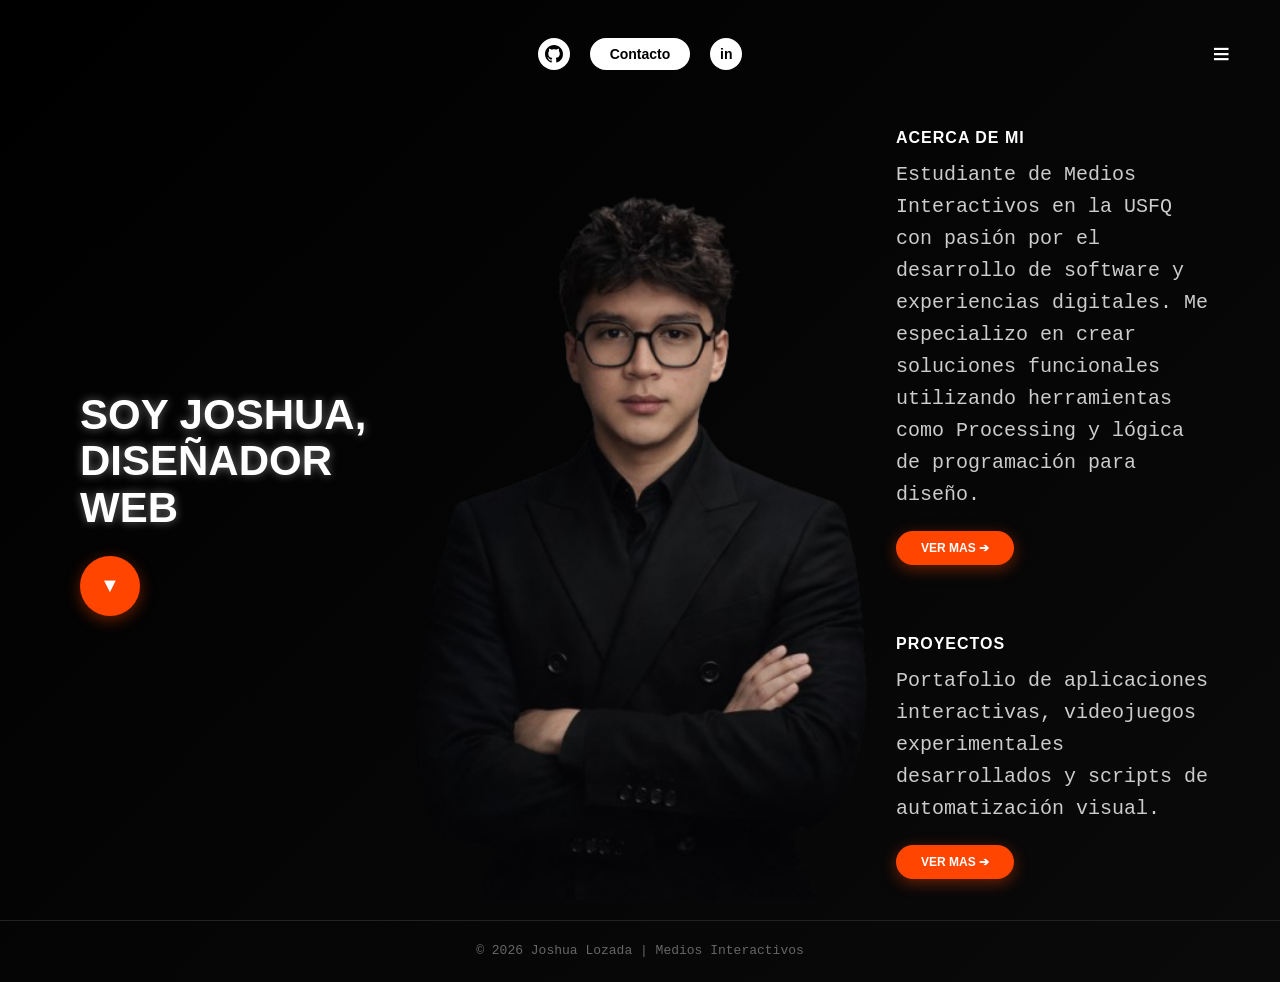
<file: index.html>
<!DOCTYPE html>
<html lang="es">
<head>
    <meta charset="UTF-8">
    <title>Joshua Portafolio</title>
    <link rel="stylesheet" href="estilos/web.css">
</head>
<body>

    <nav class="barra">
        <div class="redes">
            <a href="https://github.com/Scorpwik" target="_blank" rel="noopener" class="circulo-red" title="GitHub">
                <svg width="18" height="18" viewBox="0 0 24 24" fill="currentColor">
                    <path d="M12 0C5.37 0 0 5.37 0 12c0 5.31 3.435 9.795 8.205 11.385.6.105.825-.255.825-.57 0-.285-.015-1.23-.015-2.235-3.015.555-3.795-.735-4.035-1.41-.135-.345-.72-1.41-1.23-1.695-.42-.225-1.02-.78-.015-.795.945-.015 1.62.87 1.845 1.23 1.08 1.815 2.805 1.305 3.495.99.105-.78.42-1.305.765-1.605-2.67-.3-5.46-1.335-5.46-5.925 0-1.305.465-2.385 1.23-3.225-.12-.3-.54-1.53.12-3.18 0 0 1.005-.315 3.3 1.23.96-.27 1.98-.405 3-.405s2.04.135 3 .405c2.295-1.56 3.3-1.23 3.3-1.23.66 1.65.24 2.88.12 3.18.765.84 1.23 1.905 1.23 3.225 0 4.605-2.805 5.625-5.475 5.925.435.375.81 1.095.81 2.22 0 1.605-.015 2.895-.015 3.3 0 .315.225.69.825.57A12.02 12.02 0 0024 12c0-6.63-5.37-12-12-12z"/>
                </svg>
            </a>
            <a href="paginas/contacto.html" class="pildora">Contacto</a>
            <a href="https://www.linkedin.com/in/joshua-lozada-95817a232" target="_blank" rel="noopener" class="circulo-red" title="LinkedIn">in</a>
        </div>
        <div class="menu-hamburguesa">≡</div>
    </nav>

    <main class="contenedor-principal">
        <section class="bloque-izq">
            <h1>SOY JOSHUA,<br>DISEÑADOR WEB</h1>
            <a href="paginas/projects.html" class="flecha">▼</a>
        </section>

        <section class="bloque-foto">
            <img src="assets/yo.png" alt="Joshua" class="foto">
        </section>

        <section class="bloque-der">
            <div class="info">
                <h3>ACERCA DE MI</h3>
                <p>Estudiante de Medios Interactivos en la USFQ con pasión por el desarrollo de software y experiencias digitales. Me especializo en crear soluciones funcionales utilizando herramientas como Processing y lógica de programación para diseño.</p>
                <a href="paginas/about_me.html" class="btn">VER MAS ➔</a>
            </div>

            <div class="info">
                <h3>PROYECTOS</h3>
                <p>Portafolio de aplicaciones interactivas, videojuegos experimentales desarrollados y scripts de automatización visual.</p>
                <a href="paginas/projects.html" class="btn">VER MAS ➔</a>
            </div>
        </section>
    </main>

    <footer style="text-align: center; padding: 20px; margin-top: 20px; border-top: 1px solid #222;">
        <p class="texto-consola" style="font-size: 13px; color: #666;">© 2026 Joshua Lozada | Medios Interactivos</p>
    </footer>

    <div class="menu-overlay" id="menuOverlay">
        <div class="cerrar-menu" id="cerrarMenu">X</div>
        <nav class="menu-links">
            <a href="index.html">HOME</a>
            <a href="paginas/projects.html">PROYECTOS</a>
            <a href="paginas/about_me.html">ACERCA DE MÍ</a>
            <a href="paginas/contacto.html">CONTÁCTAME</a>
        </nav>
    </div>

    <script>
        const btnMenu = document.querySelector('.menu-hamburguesa') || document.querySelector('.menu');
        const overlay = document.getElementById('menuOverlay');
        const btnCerrar = document.getElementById('cerrarMenu');

        if (btnMenu && overlay && btnCerrar) {
            btnMenu.addEventListener('click', () => { overlay.classList.add('activo'); });
            btnCerrar.addEventListener('click', () => { overlay.classList.remove('activo'); });
        }
    </script>
</body>
</html>
</file>
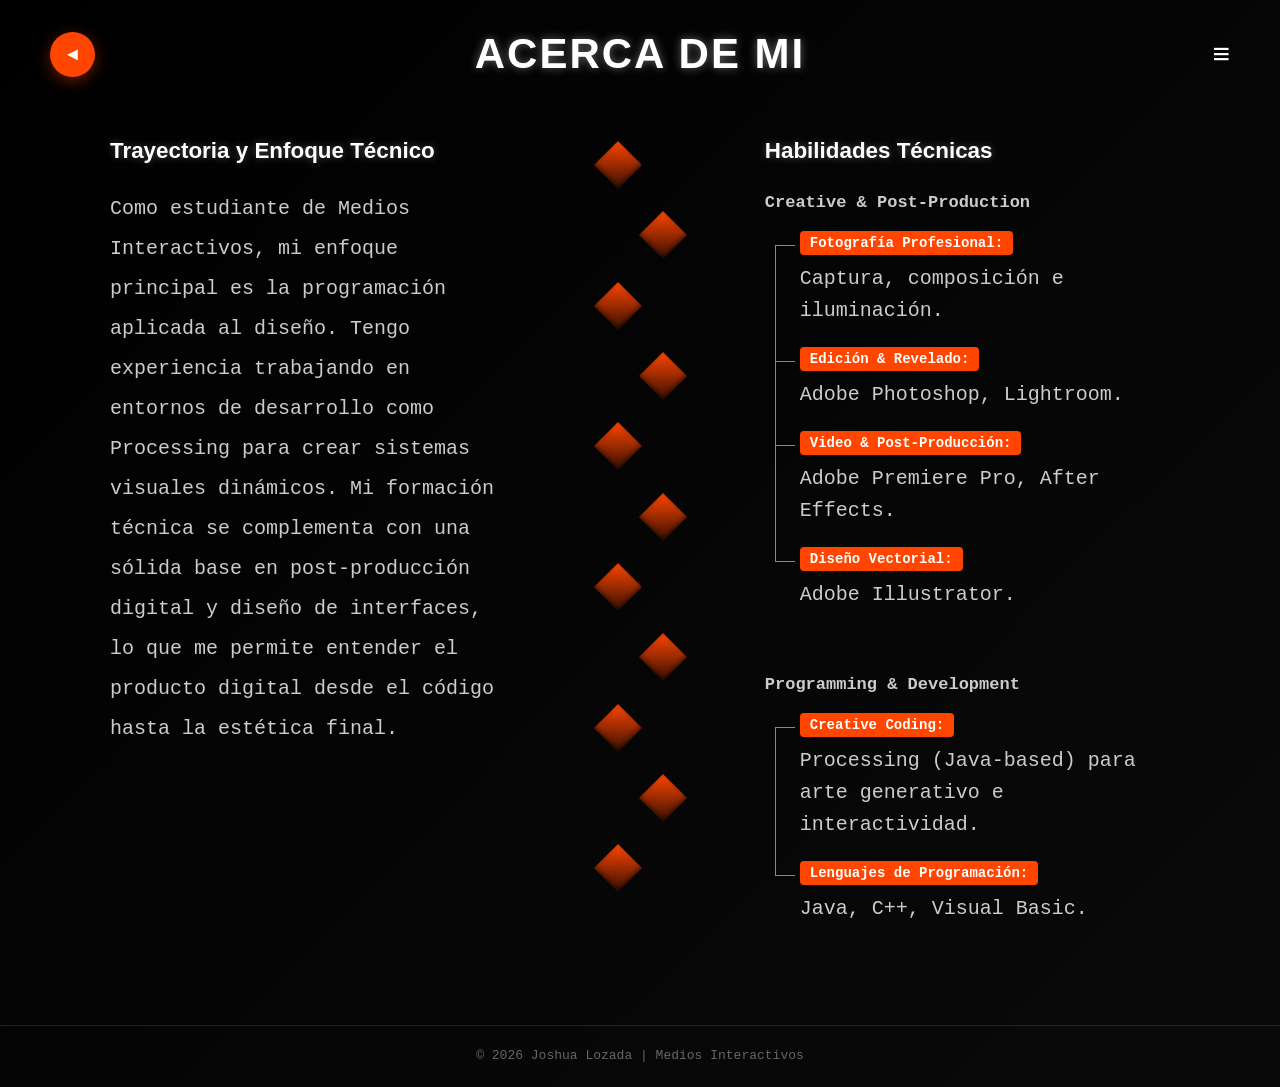
<file: paginas/about_me.html>
<!DOCTYPE html>
<html lang="es">
<head>
    <meta charset="UTF-8">
    <title>Acerca de Mí | Joshua</title>
    <link rel="stylesheet" href="../estilos/web.css">
</head>
<body class="pagina-acerca">

    <header class="header-acerca">
        <a href="../index.html" class="btn-regresar">◄</a>
        <h1>ACERCA DE MI</h1>
        <div class="menu-hamburguesa">≡</div>
    </header>

    <main class="contenedor-acerca">
        
        <div class="col-izq">
            <h2>Trayectoria y Enfoque Técnico</h2>
            <p class="texto-consola">
                Como estudiante de Medios Interactivos, mi enfoque principal es la programación aplicada al diseño. 
                Tengo experiencia trabajando en entornos de desarrollo como Processing para crear sistemas visuales dinámicos. 
                Mi formación técnica se complementa con una sólida base en post-producción digital y diseño de interfaces, 
                lo que me permite entender el producto digital desde el código hasta la estética final.
            </p>        
        </div>

        <div class="col-centro">
            <div class="rombo izq"></div>
            <div class="rombo der"></div>
            <div class="rombo izq"></div>
            <div class="rombo der"></div>
            <div class="rombo izq"></div>
            <div class="rombo der"></div>
            <div class="rombo izq"></div>
            <div class="rombo der"></div>
            <div class="rombo izq"></div>
            <div class="rombo der"></div>
            <div class="rombo izq"></div>
        </div>

        <div class="col-der">
            <h2>Habilidades Técnicas</h2>

            <div class="grupo-habilidades">
                <h3 class="texto-consola titulo-cat">Creative & Post-Production</h3>
                <div class="arbol">
                    <div class="rama">
                        <span class="etiqueta">Fotografía Profesional:</span>
                        <p class="texto-consola desc">Captura, composición e iluminación.</p>
                    </div>
                    <div class="rama">
                        <span class="etiqueta">Edición & Revelado:</span>
                        <p class="texto-consola desc">Adobe Photoshop, Lightroom.</p>
                    </div>
                    <div class="rama">
                        <span class="etiqueta">Video & Post-Producción:</span>
                        <p class="texto-consola desc">Adobe Premiere Pro, After Effects.</p>
                    </div>
                    <div class="rama">
                        <span class="etiqueta">Diseño Vectorial:</span>
                        <p class="texto-consola desc">Adobe Illustrator.</p>
                    </div>
                </div>
            </div>

            <div class="grupo-habilidades">
                <h3 class="texto-consola titulo-cat">Programming & Development</h3>
                <div class="arbol">
                    <div class="rama">
                        <span class="etiqueta">Creative Coding:</span>
                        <p class="texto-consola desc">Processing (Java-based) para arte generativo e interactividad.</p>
                    </div>
                    <div class="rama">
                        <span class="etiqueta">Lenguajes de Programación:</span>
                        <p class="texto-consola desc">Java, C++, Visual Basic.</p>
                    </div>
                </div>
            </div>
        </div>

    </main>
    <footer style="text-align: center; padding: 20px; margin-top: 40px; border-top: 1px solid #222;">
        <p class="texto-consola" style="font-size: 13px; color: #666;">© 2026 Joshua Lozada | Medios Interactivos</p>
    </footer>
    <div class="menu-overlay" id="menuOverlay">
        <div class="cerrar-menu" id="cerrarMenu">X</div>
        <nav class="menu-links">
            <a href="../index.html">HOME</a>
            <a href="projects.html">PROYECTOS</a>
            <a href="about_me.html">ACERCA DE MÍ</a>
            <a href="contacto.html">CONTÁCTAME</a>
        </nav>
    </div>

    <script>
        const btnMenu = document.querySelector('.menu-hamburguesa') || document.querySelector('.menu');
        const overlay = document.getElementById('menuOverlay');
        const btnCerrar = document.getElementById('cerrarMenu');

        if (btnMenu && overlay && btnCerrar) {
            btnMenu.addEventListener('click', () => { overlay.classList.add('activo'); });
            btnCerrar.addEventListener('click', () => { overlay.classList.remove('activo'); });
        }
    </script>
</body>
</html>
</file>
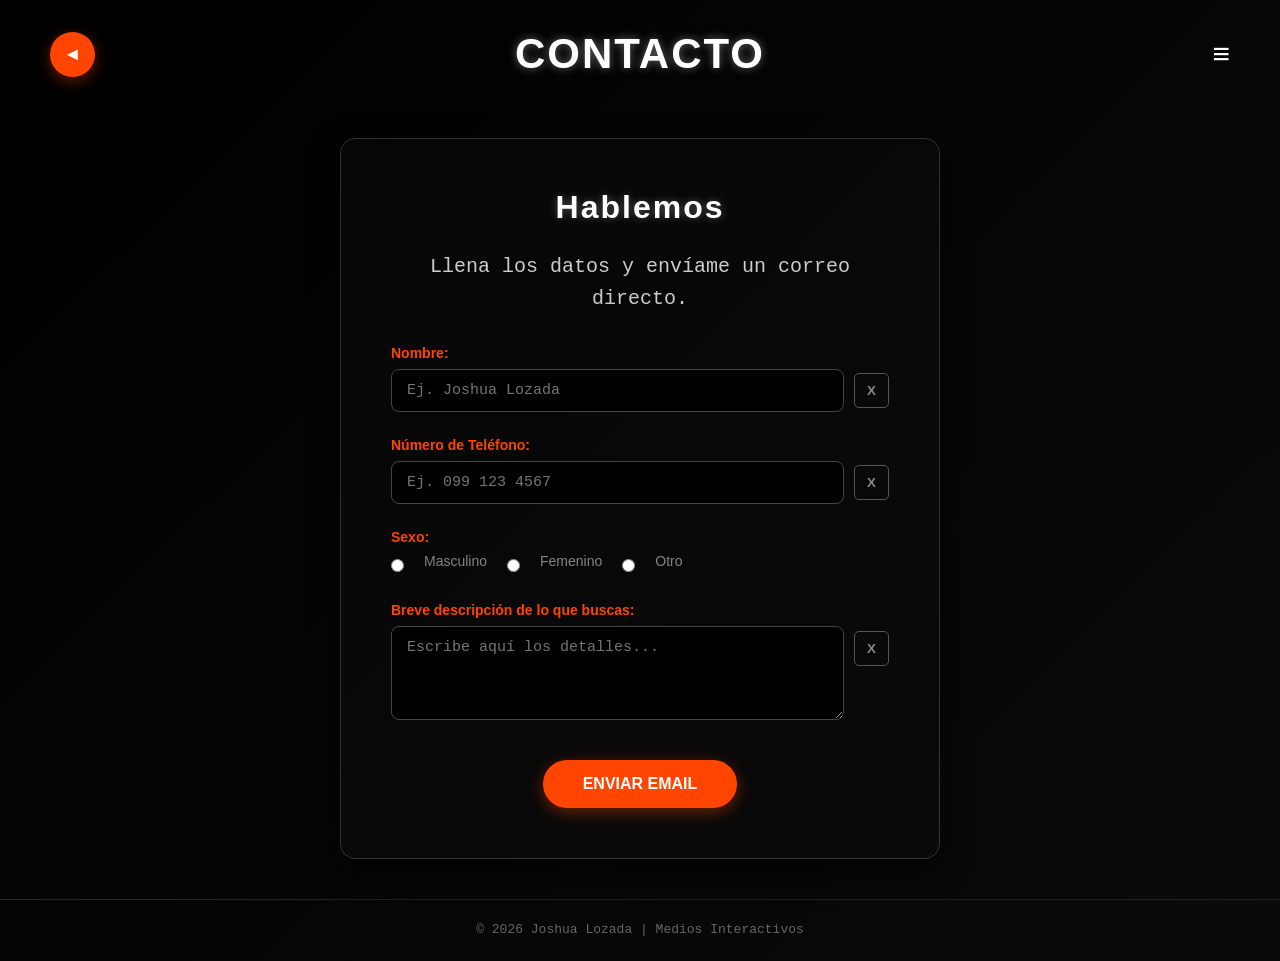
<file: paginas/contacto.html>
<!DOCTYPE html>
<html lang="es">
<head>
    <meta charset="UTF-8">
    <title>Contacto | Joshua</title>
    <link rel="stylesheet" href="../estilos/web.css">
</head>
<body class="pagina-contacto">

    <header class="header-acerca">
        <a href="../index.html" class="btn-regresar">◄</a>
        <h1>CONTACTO</h1>
        <div class="menu-hamburguesa">≡</div>
    </header>

    <main class="contenedor-contacto">
        
        <div class="caja-formulario">
            <h2>Hablemos</h2>
            <p class="texto-consola" style="text-align: center; margin-bottom: 30px;">
                Llena los datos y envíame un correo directo.
            </p>

            <form action="mailto:joshua-lozada@hotmail.com" method="post" enctype="text/plain">
                
                <div class="grupo-form">
                    <label for="nombre">Nombre:</label>
                    <div class="input-con-boton">
                        <input type="text" id="nombre" name="Nombre" placeholder="Ej. Joshua Lozada">
                        <button type="button" class="btn-borrar" onclick="document.getElementById('nombre').value=''">X</button>
                    </div>
                </div>

                <div class="grupo-form">
                    <label for="telefono">Número de Teléfono:</label>
                    <div class="input-con-boton">
                        <input type="tel" id="telefono" name="Telefono" placeholder="Ej. 099 123 4567">
                        <button type="button" class="btn-borrar" onclick="document.getElementById('telefono').value=''">X</button>
                    </div>
                </div>

                <div class="grupo-form">
                    <label>Sexo:</label>
                    <div class="grupo-radios">
                        <input type="radio" name="Sexo" id="masculino" value="Masculino">
                        <label for="masculino" class="label-radio">Masculino</label>
                        
                        <input type="radio" name="Sexo" id="femenino" value="Femenino">
                        <label for="femenino" class="label-radio">Femenino</label>

                        <input type="radio" name="Sexo" id="otro" value="Otro">
                        <label for="otro" class="label-radio">Otro</label>
                    </div>
                </div>

                <div class="grupo-form">
                    <label for="descripcion">Breve descripción de lo que buscas:</label>
                    <div class="input-con-boton">
                        <textarea id="descripcion" name="Descripcion" rows="4" placeholder="Escribe aquí los detalles..."></textarea>
                        <button type="button" class="btn-borrar btn-borrar-txt" onclick="document.getElementById('descripcion').value=''">X</button>
                    </div>
                </div>

                <div style="text-align: center; margin-top: 40px;">
                    <input type="submit" value="ENVIAR EMAIL" class="btn btn-enviar">
                </div>
                
            </form>
        </div>

    </main>
    <footer style="text-align: center; padding: 20px; margin-top: 40px; border-top: 1px solid #222;">
        <p class="texto-consola" style="font-size: 13px; color: #666;">© 2026 Joshua Lozada | Medios Interactivos</p>
    </footer>
    <div class="menu-overlay" id="menuOverlay">
        <div class="cerrar-menu" id="cerrarMenu">X</div>
        <nav class="menu-links">
            <a href="../index.html">HOME</a>
            <a href="projects.html">PROYECTOS</a>
            <a href="about_me.html">ACERCA DE MÍ</a>
            <a href="contacto.html">CONTÁCTAME</a>
        </nav>
    </div>

    <script>
        const btnMenu = document.querySelector('.menu-hamburguesa') || document.querySelector('.menu');
        const overlay = document.getElementById('menuOverlay');
        const btnCerrar = document.getElementById('cerrarMenu');

        if (btnMenu && overlay && btnCerrar) {
            btnMenu.addEventListener('click', () => { overlay.classList.add('activo'); });
            btnCerrar.addEventListener('click', () => { overlay.classList.remove('activo'); });
        }
    </script>
</body>
</html>
</file>
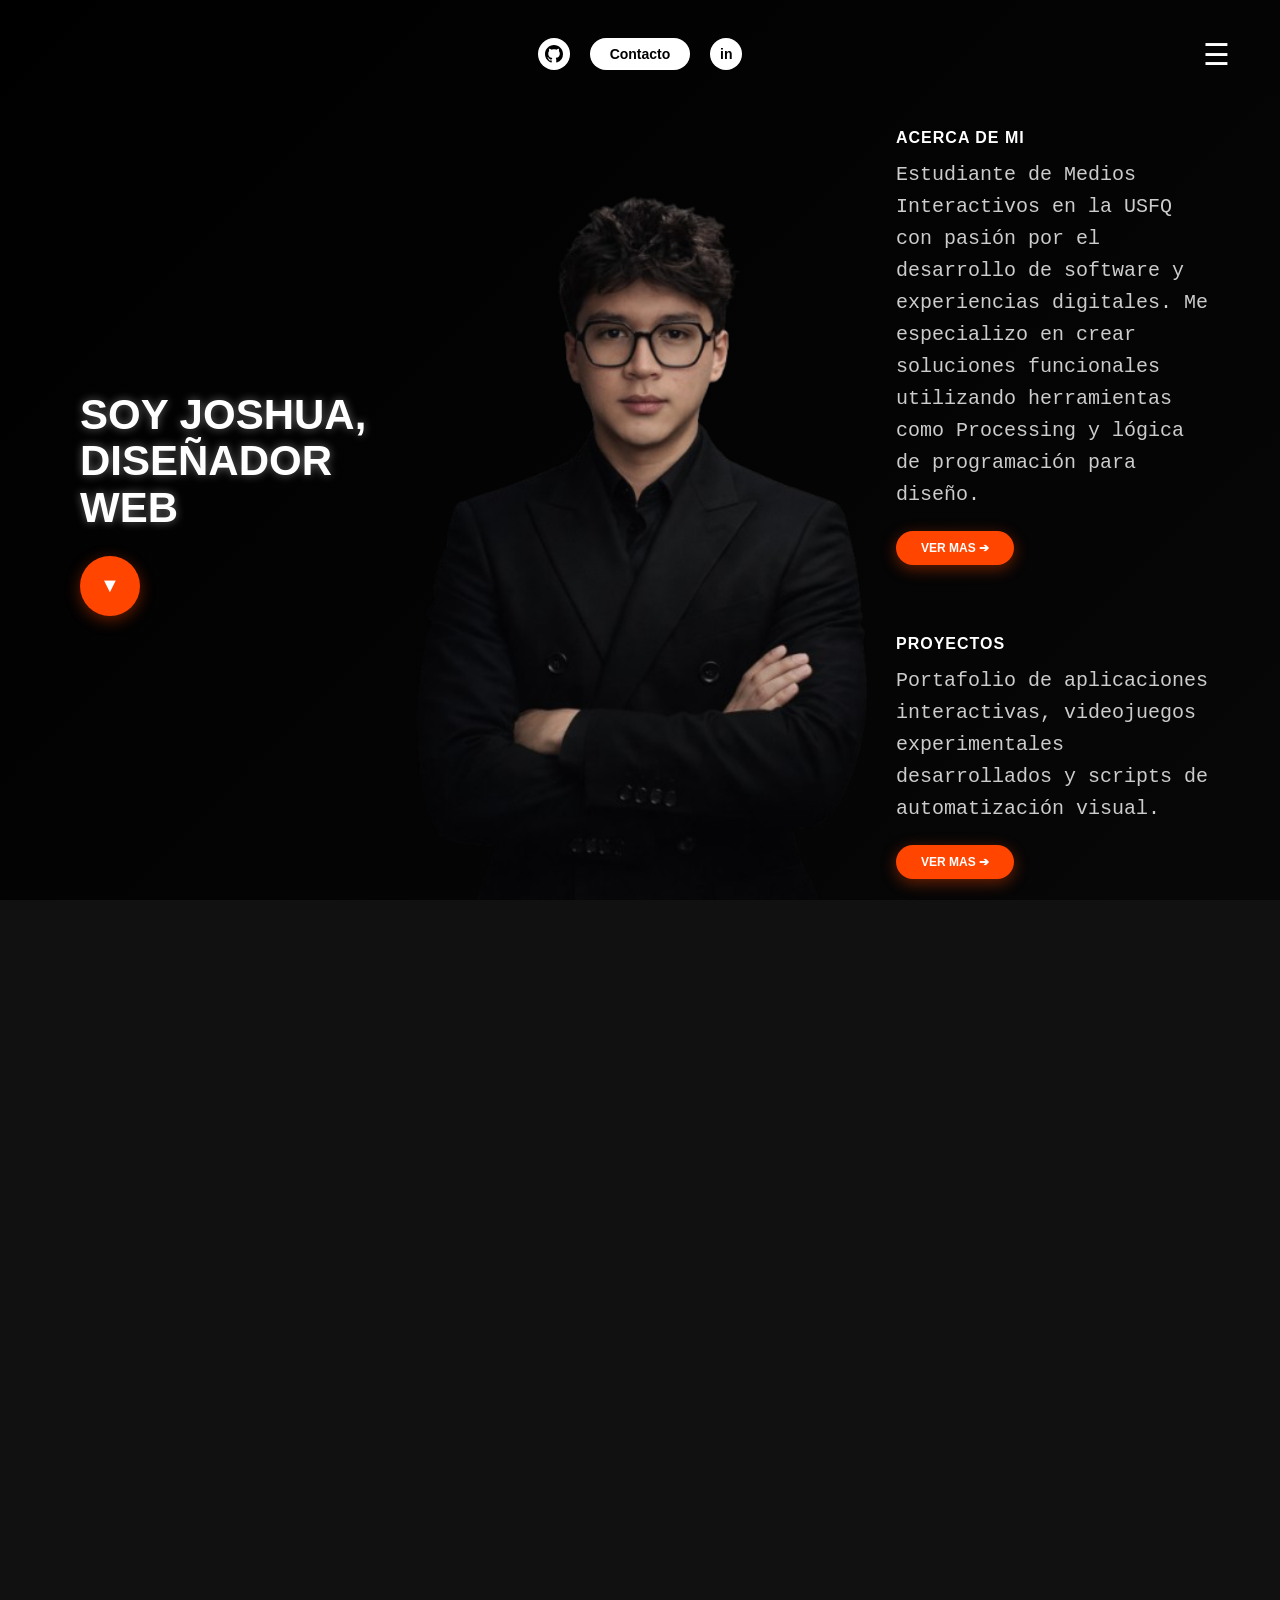
<file: paginas/home.html>
<!DOCTYPE html>
<html lang="es">
<head>
    <meta charset="UTF-8">
    <title>Joshua Portafolio</title>
    <link rel="stylesheet" href="../estilos/web.css">
</head>
<body>

    <nav class="barra">
        <div class="redes">
            
            <a href="https://github.com/Scorpwik" target="_blank" rel="noopener" class="circulo-red" title="GitHub">
                <svg width="18" height="18" viewBox="0 0 24 24" fill="currentColor">
                    <path d="M12 0C5.37 0 0 5.37 0 12c0 5.31 3.435 9.795 8.205 11.385.6.105.825-.255.825-.57 0-.285-.015-1.23-.015-2.235-3.015.555-3.795-.735-4.035-1.41-.135-.345-.72-1.41-1.23-1.695-.42-.225-1.02-.78-.015-.795.945-.015 1.62.87 1.845 1.23 1.08 1.815 2.805 1.305 3.495.99.105-.78.42-1.305.765-1.605-2.67-.3-5.46-1.335-5.46-5.925 0-1.305.465-2.385 1.23-3.225-.12-.3-.54-1.53.12-3.18 0 0 1.005-.315 3.3 1.23.96-.27 1.98-.405 3-.405s2.04.135 3 .405c2.295-1.56 3.3-1.23 3.3-1.23.66 1.65.24 2.88.12 3.18.765.84 1.23 1.905 1.23 3.225 0 4.605-2.805 5.625-5.475 5.925.435.375.81 1.095.81 2.22 0 1.605-.015 2.895-.015 3.3 0 .315.225.69.825.57A12.02 12.02 0 0024 12c0-6.63-5.37-12-12-12z"/>
                </svg>
            </a>
            
            <a href="contacto.html" class="pildora">Contacto</a>

            <a href="https://www.linkedin.com" target="_blank" rel="noopener" class="circulo-red" title="LinkedIn">in</a>
            
        </div>
        
        <div class="menu">☰</div>
    </nav>

    <div class="contenedor-principal">
        <div class="bloque-izq">
            <h1>SOY JOSHUA,<br>DISEÑADOR WEB</h1>
            <a href="projects.html" class="flecha">▼</a>
        </div>

        <div class="bloque-foto">
            <img src="../assets/yo.png" alt="Joshua" class="foto">
        </div>

       <div class="bloque-der">
            <div class="info">
                <h3>ACERCA DE MI</h3>
                <p>Estudiante de Medios Interactivos en la USFQ con pasión por el desarrollo de software
                y experiencias digitales. Me especializo en crear soluciones funcionales utilizando 
                herramientas como Processing y lógica de programación para diseño.</p>
                <a href="about_me.html" class="btn">VER MAS ➔</a>
            </div>

            <div class="info">
             <h3>PROYECTOS</h3>
             <p>Portafolio de aplicaciones interactivas, videojuegos experimentales desarrollados y scripts de automatización visual.</p>
             <a href="projects.html" class="btn">VER MAS ➔</a>
            </div>
        </div>
    </div>

    <section id="seccion-proyectos" style="height: 100vh; background-color: #111;"></section>
    <div class="menu-overlay" id="menuOverlay">
        <div class="cerrar-menu" id="cerrarMenu">X</div>
        <nav class="menu-links">
            <a href="home.html">HOME</a>
            <a href="projects.html">PROYECTOS</a>
            <a href="about_me.html">ACERCA DE MÍ</a>
            <a href="contacto.html">CONTÁCTAME</a>
        </nav>
    </div>

    <script>
        // Busca el botón de las 3 rayitas (en home se llama 'menu', en otras 'menu-hamburguesa')
        const btnMenu = document.querySelector('.menu-hamburguesa') || document.querySelector('.menu');
        const overlay = document.getElementById('menuOverlay');
        const btnCerrar = document.getElementById('cerrarMenu');

        if (btnMenu && overlay && btnCerrar) {
            // Al hacer clic en las 3 rayitas, aparece el fondo negro
            btnMenu.addEventListener('click', () => {
                overlay.classList.add('activo');
            });

            // Al hacer clic en la X, desaparece el fondo negro
            btnCerrar.addEventListener('click', () => {
                overlay.classList.remove('activo');
            });
        }
    </script>
</body>
</html>
</file>
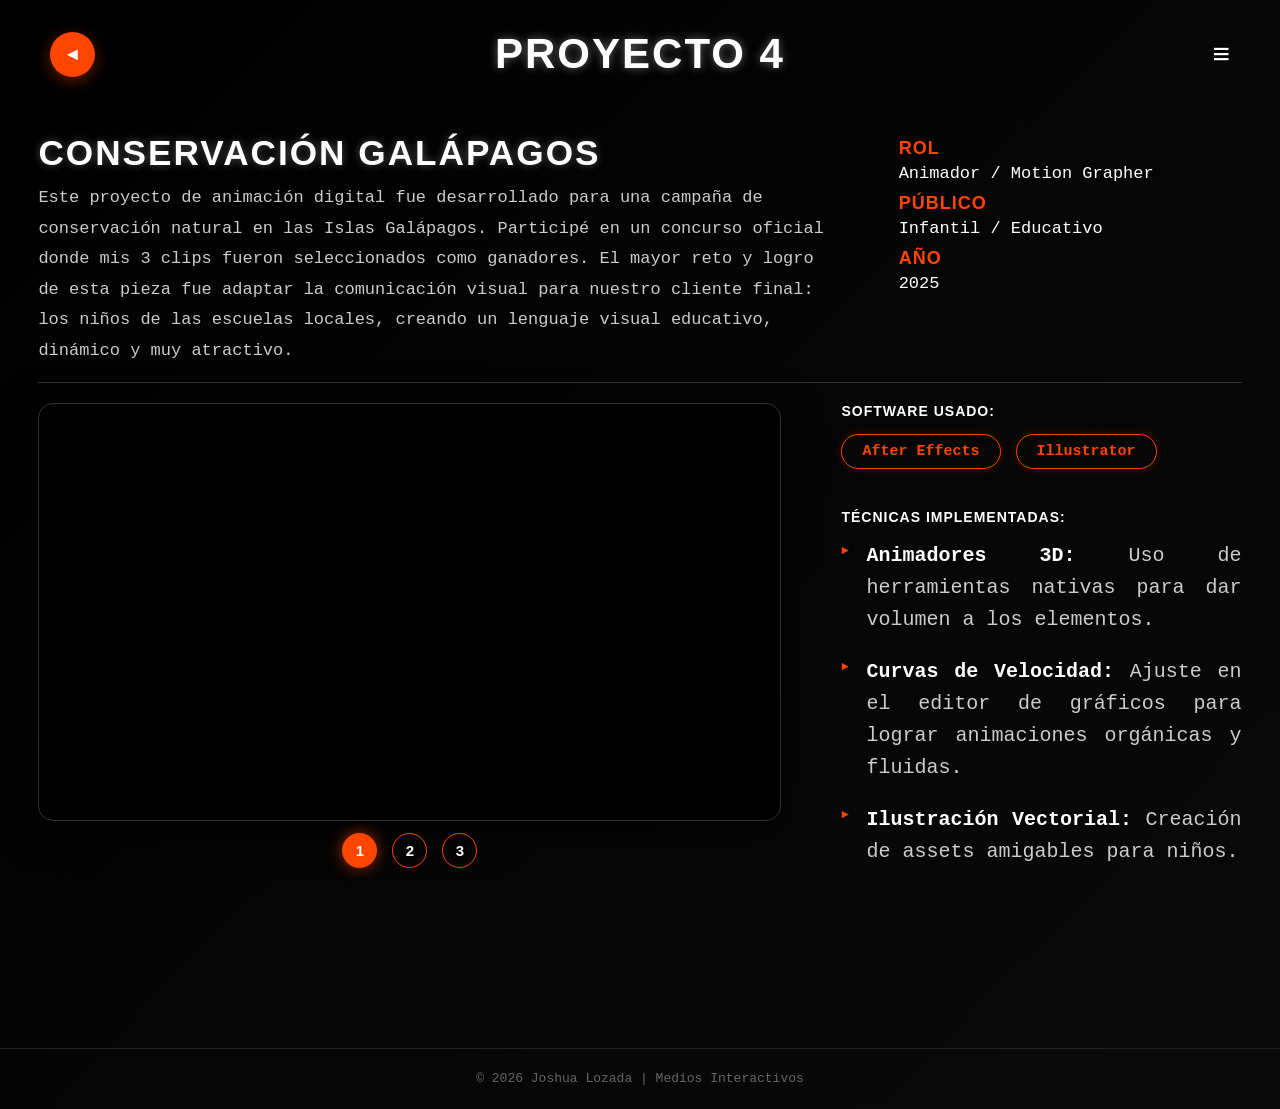
<file: paginas/project4.html>
<!DOCTYPE html>
<html lang="es">
<head>
    <meta charset="UTF-8">
    <title>Proyecto 4 | Animación Galápagos | Joshua</title>
    <link rel="stylesheet" href="../estilos/web.css">
</head>
<body class="pagina-proyectos">

    <header class="header-acerca">
        <a href="projects.html?page=2" class="btn-regresar">◄</a>
        <h1>PROYECTO 4</h1>
        <div class="menu-hamburguesa">≡</div>
    </header>

    <main class="contenedor-proyecto-indv">
        
        <section class="layout-animacion-nuevo">
            <div class="bloque-superior-animacion">
                <div class="titulo-y-desc">
                    <h2 class="titulo-proyecto">CONSERVACIÓN GALÁPAGOS</h2>
                    <p class="texto-consola descripcion-proyecto">
                        Este proyecto de animación digital fue desarrollado para una campaña de conservación natural en las Islas Galápagos. Participé en un concurso oficial donde mis 3 clips fueron seleccionados como ganadores. El mayor reto y logro de esta pieza fue adaptar la comunicación visual para nuestro cliente final: los niños de las escuelas locales, creando un lenguaje visual educativo, dinámico y muy atractivo.
                    </p>
                </div>
                
                <aside class="metadatos-proyecto caja-meta-animacion">
                    <div class="meta-item">
                        <span>Rol</span>
                        <p>Animador / Motion Grapher</p>
                    </div>
                    <div class="meta-item">
                        <span>Público</span>
                        <p>Infantil / Educativo</p>
                    </div>
                    <div class="meta-item">
                        <span>Año</span>
                        <p>2025</p>
                    </div>
                </aside>
            </div>

            <div class="bloque-inferior-animacion">
                <div class="zona-video">
                    <div class="contenedor-video-yt">
                        <iframe id="reproductorYT" src="https://www.youtube.com/embed/6g2zuxlX5iE?si=ZIDxcf9Ar4rWJq2E" title="YouTube video player" frameborder="0" allow="accelerometer; autoplay; clipboard-write; encrypted-media; gyroscope; picture-in-picture; web-share" allowfullscreen></iframe>
                    </div>
                    
                    <div class="controles-clips">
                        <button class="btn-clip activo" data-index="0">1</button>
                        <button class="btn-clip" data-index="1">2</button>
                        <button class="btn-clip" data-index="2">3</button>
                    </div>
                </div>

                <aside class="zona-herramientas">
                    <div class="bloque-herramientas" style="margin-top: 0;">
                        <h4 class="subtitulo-herramientas" style="margin-top: 0;">Software Usado:</h4>
                        <div class="etiquetas-tecnologia">
                            <span class="pildora-tech">After Effects</span>
                            <span class="pildora-tech">Illustrator</span>
                        </div>
                    </div>

                    <div class="bloque-herramientas" style="margin-top: 0;">
                        <h4 class="subtitulo-herramientas">Técnicas Implementadas:</h4>
                        <ul class="lista-mecanicas">
                            <li><strong>Animadores 3D:</strong> Uso de herramientas nativas para dar volumen a los elementos.</li>
                            <li><strong>Curvas de Velocidad:</strong> Ajuste en el editor de gráficos para lograr animaciones orgánicas y fluidas.</li>
                            <li><strong>Ilustración Vectorial:</strong> Creación de assets amigables para niños.</li>
                        </ul>
                    </div>
                </aside>
            </div>
        </section>

    </main>

    <footer style="text-align: center; padding: 20px; margin-top: 40px; border-top: 1px solid #222;">
        <p class="texto-consola" style="font-size: 13px; color: #666;">© 2026 Joshua Lozada | Medios Interactivos</p>
    </footer>

    <div class="menu-overlay" id="menuOverlay">
        <div class="cerrar-menu" id="cerrarMenu">X</div>
        <nav class="menu-links">
            <a href="../index.html">HOME</a>
            <a href="projects.html">PROYECTOS</a>
            <a href="about_me.html">ACERCA DE MÍ</a>
            <a href="contacto.html">CONTÁCTAME</a>
        </nav>
    </div>

    <script>
        const btnMenu = document.querySelector('.menu-hamburguesa');
        const overlay = document.getElementById('menuOverlay');
        const btnCerrar = document.getElementById('cerrarMenu');
        
        if (btnMenu) {
            btnMenu.addEventListener('click', () => { overlay.classList.add('activo'); });
            btnCerrar.addEventListener('click', () => { overlay.classList.remove('activo'); });
        }

        const reproductor = document.getElementById('reproductorYT');
        const botonesClips = document.querySelectorAll('.btn-clip');

        const enlacesVideos = [
            "https://www.youtube.com/embed/6g2zuxlX5iE?si=ZIDxcf9Ar4rWJq2E",
            "https://www.youtube.com/embed/9JOxnMCVwuo?si=c2KGihdMXwhYwnLO",
            "https://www.youtube.com/embed/J--BRRlv5PQ?si=Phkl5llVPNnZI9p1"  
        ];

        botonesClips.forEach(boton => {
            boton.addEventListener('click', () => {
                botonesClips.forEach(b => b.classList.remove('activo'));
                boton.classList.add('activo');
                
                const indice = boton.getAttribute('data-index');
                reproductor.src = enlacesVideos[indice];
            });
        });
    </script>
</body>
</html>
</file>
<file: estilos/web.css>
/* =========================================
   1. ESTILOS GENERALES Y FONDOS
   ========================================= */
* {
    margin: 0;
    padding: 0;
    box-sizing: border-box;
}

html {
    scroll-behavior: smooth;
}

body {
    background-color: #000000;
    background: linear-gradient(-45deg, #000000, #0a0a0a, #2c2c2c, #0a0a0a, #000000);
    background-size: 400% 400%;
    animation: gradienteMovimiento 15s ease infinite;
    color: white;
    font-family: Arial, Helvetica, sans-serif; 
    overflow-x: hidden; 
}

@keyframes gradienteMovimiento {
    0% { background-position: 0% 50%; }
    50% { background-position: 100% 50%; }
    100% { background-position: 0% 50%; }
}

.texto-consola, .info p, .desc {
    font-family: 'Courier New', Courier, monospace;
    font-size: 20px; 
    line-height: 1.6;
    color: #ccc;
}

h2 {
    font-family: Arial, sans-serif;
    font-weight: bold;
    font-size: 1.4rem;
    margin-bottom: 25px;
    text-shadow: 0px 0px 8px rgba(255, 255, 255, 0.3);
}


/* =========================================
   2. BOTONES Y ETIQUETAS
   ========================================= */
.btn-regresar {
    position: absolute;
    left: 50px; 
    background-color: #FF4500;
    color: white !important;
    text-decoration: none !important;
    width: 45px;
    height: 45px;
    border-radius: 50%;
    display: flex;
    justify-content: center;
    align-items: center;
    font-size: 18px;
    font-weight: bold;
    transition: 0.3s ease;
    box-shadow: 0px 4px 15px rgba(255, 69, 0, 0.4);
    z-index: 100; 
}

.btn-regresar:hover {
    transform: scale(1.1);
    background-color: white; 
    color: #FF4500 !important; 
    box-shadow: 0px 6px 20px rgba(255, 69, 0, 0.6);
}

.btn {
    display: inline-block;
    background-color: #FF4500;
    color: white;
    padding: 10px 25px;
    border-radius: 25px;
    font-family: Arial, sans-serif;
    font-weight: bold;
    font-size: 12px;
    text-decoration: none;
    transition: 0.3s ease;
    box-shadow: 0px 4px 15px rgba(255, 69, 0, 0.4); 
}

.flecha {
    background-color: #FF4500;
    color: white;
    width: 60px;
    height: 60px;
    border-radius: 50%;
    display: flex;
    justify-content: center;
    align-items: center;
    text-decoration: none;
    font-size: 20px;
    transition: 0.3s ease;
    box-shadow: 0px 4px 15px rgba(255, 69, 0, 0.4);
}

.btn:hover, .flecha:hover {
    transform: scale(1.1);
    box-shadow: 0px 6px 20px rgba(255, 69, 0, 0.6);
}

/* Etiquetas de Categorías (Programación, Fotografía, etc.) */
.pildora-cat {
    display: inline-block;
    font-family: Arial, sans-serif;
    font-size: 11px;
    font-weight: bold;
    text-transform: uppercase;
    letter-spacing: 1px;
    padding: 4px 12px;
    border-radius: 15px;
    margin-bottom: 12px;
}

.cat-programacion { border: 1px solid #4da6ff; color: #4da6ff; } 
.cat-fotografia { border: 1px solid #e6e6e6; color: #e6e6e6; }   
.cat-animacion { border: 1px solid #FF4500; color: #FF4500; }     
.cat-proceso { border: 1px solid #555; color: #888; }             


/* =========================================
   3. NAVEGACIÓN Y MENÚ HAMBURGUESA
   ========================================= */
.barra {
    height: 12vh;
    display: flex;
    justify-content: center;
    align-items: center;
    position: relative;
}

.redes { 
    display: flex; 
    gap: 20px; 
    align-items: center; 
}

.circulo-red {
    background-color: white;
    color: black;
    width: 32px;
    height: 32px;
    border-radius: 50%;
    display: flex;
    justify-content: center;
    align-items: center;
    text-decoration: none;
    font-weight: bold;
    font-size: 14px;
    transition: 0.3s ease;
}

.pildora {
    background-color: white;
    color: black;
    height: 32px;
    padding: 0 20px;
    border-radius: 20px;
    display: flex;
    justify-content: center;
    align-items: center;
    text-decoration: none;
    font-weight: bold;
    font-size: 14px;
    transition: 0.3s ease;
}

.circulo-red:hover, .pildora:hover {
    background-color: #FF4500;
    color: white;
    transform: scale(1.1);
}

/* Menú oculto (Overlay) */
.menu, .menu-hamburguesa {
    position: absolute;
    right: 50px;
    font-size: 30px;
    cursor: pointer;
}

.menu-overlay {
    position: fixed;
    top: 0;
    left: 0;
    width: 100%;
    height: 100vh;
    background-color: rgba(0, 0, 0, 0.95);
    z-index: 9999; 
    display: flex;
    justify-content: center;
    align-items: center;
    opacity: 0;
    pointer-events: none; 
    transition: opacity 0.4s ease;
}

.menu-overlay.activo {
    opacity: 1;
    pointer-events: all;
}

.cerrar-menu {
    position: absolute;
    top: 40px;
    right: 50px;
    font-size: 35px;
    color: white;
    cursor: pointer;
    font-family: Arial, sans-serif;
    font-weight: bold;
    transition: 0.3s;
}

.cerrar-menu:hover {
    color: #FF4500;
    transform: scale(1.1);
}

.menu-links {
    display: flex;
    flex-direction: column;
    gap: 40px;
    text-align: center;
}

.menu-links a {
    color: white;
    text-decoration: none;
    font-family: Arial, sans-serif;
    font-size: 36px;
    font-weight: 900;
    letter-spacing: 4px;
    transition: 0.3s;
}

.menu-links a:hover {
    color: #FF4500;
    transform: translateY(-5px);
}


/* =========================================
   4. PÁGINA DE INICIO (HOME)
   ========================================= */
.contenedor-principal {
    display: flex;
    height: 88vh;
    width: 100%;
}

.bloque-izq {
    width: 30%;
    display: flex;
    flex-direction: column;
    justify-content: center;
    padding-left: 80px;
}

.bloque-izq h1 {
    font-family: Arial, sans-serif;
    font-weight: 900;
    font-size: 42px;
    line-height: 1.1;
    margin-bottom: 25px;
    text-shadow: 0px 0px 10px rgba(255, 255, 255, 0.4);
}

.bloque-foto {
    width: 40%;
    display: flex;
    align-items: flex-end;
    justify-content: center;
}

.foto {
    height: 95%;
    width: auto;
    object-fit: contain;
}

.bloque-der {
    width: 30%;
    display: flex;
    flex-direction: column;
    justify-content: center;
    padding-right: 60px;
    gap: 70px;
}

.info {
    max-width: 320px;
}

.info h3 {
    font-family: Arial, sans-serif;
    font-size: 16px;
    margin-bottom: 12px;
    letter-spacing: 1px;
}

.info p {
    margin-bottom: 20px;
}


/* =========================================
   5. PÁGINA "ACERCA DE MÍ"
   ========================================= */
.pagina-acerca {
    min-height: 100vh;
    overflow: hidden;
}

.header-acerca {
    display: flex;
    justify-content: center;
    align-items: center;
    padding: 30px 5%;
    position: relative;
    margin-bottom: 30px;
}

.header-acerca h1 {
    font-family: Arial, sans-serif;
    font-weight: 900; 
    font-size: 42px;  
    letter-spacing: 2px; 
    text-shadow: 0px 0px 10px rgba(255, 255, 255, 0.4);
}

.contenedor-acerca {
    display: flex;
    justify-content: center; 
    align-items: stretch; 
    max-width: 1100px; 
    margin: 0 auto;
    padding: 0 20px;
}

.col-izq {
    width: 42%; 
    padding-right: 40px; 
    display: flex;
    flex-direction: column;
}

.col-izq p {
    line-height: 2;
    margin-bottom: 40px;
}

/* Decoración central (Rombos) */
.col-centro {
    width: 16%; 
    display: flex;
    flex-direction: column;
    align-items: center;
    justify-content: space-between; 
    padding: 10px 0 100px 0; 
}

.rombo {
    width: 34px;  
    height: 34px; 
    background: linear-gradient(135deg, #FF4500 0%, #371002 100%);
    transform: rotate(45deg);
    box-shadow: inset -2px -2px 5px rgba(0,0,0,0.5);
}

.rombo.izq { margin-right: 45px; }
.rombo.der { margin-left: 45px; }

.col-der {
    width: 42%; 
    padding-left: 40px; 
}

.grupo-habilidades {
    margin-bottom: 40px;
}

.titulo-cat {
    font-family: 'Courier New', Courier, monospace;
    font-size: 17px;
    color: #ccc;
    margin-bottom: 15px;
}

/* Diagrama de árbol de habilidades */
.arbol {
    margin-left: 10px;
}

.rama {
    position: relative;
    padding-left: 25px;
    padding-bottom: 20px;
}

.rama::before {
    content: '';
    position: absolute;
    top: 0; bottom: 0; left: 0;
    width: 1px;
    background-color: #888;
}

.rama:first-child::before { top: 15px; }
.rama:last-child::before { bottom: calc(100% - 15px); }

.rama::after {
    content: '';
    position: absolute;
    top: 14px; left: 0;
    width: 20px; height: 1px;
    background-color: #888;
}

.etiqueta {
    display: inline-block;
    background-color: #FF4500;
    color: white;
    padding: 4px 10px;
    border-radius: 4px;
    font-family: 'Courier New', Courier, monospace;
    font-weight: bold;
    font-size: 14px;
    margin-bottom: 8px;
    position: relative;
    z-index: 2;
}


/* =========================================
   6. PÁGINA DE CONTACTO
   ========================================= */
body.pagina-contacto {
    overflow-y: auto !important;
}

.contenedor-contacto {
    display: flex;
    justify-content: center;
    align-items: center;
    padding: 0 20px;
    margin-top: 2vh;
}

.caja-formulario {
    background-color: rgba(15, 15, 15, 0.382);
    border: 1px solid #333;
    border-radius: 15px;
    padding: 50px;
    width: 100%;
    max-width: 600px;
    box-shadow: 0 10px 30px rgba(0,0,0,0.8);
}

.caja-formulario h2 {
    text-align: center;
    font-size: 2rem;
    letter-spacing: 2px;
}

.grupo-form {
    margin-bottom: 25px;
    display: flex;
    flex-direction: column;
}

.grupo-form label {
    font-family: Arial, sans-serif;
    font-weight: bold;
    font-size: 14px;
    margin-bottom: 8px;
    color: #FF4500;
}

.input-con-boton {
    display: flex;
    align-items: center;
    gap: 10px;
}

.input-con-boton input[type="text"],
.input-con-boton input[type="tel"],
.input-con-boton input[type="email"],
.input-con-boton textarea {
    flex: 1;
    background-color: #000;
    border: 1px solid #444;
    border-radius: 8px;
    padding: 12px 15px;
    color: white;
    font-family: 'Courier New', Courier, monospace;
    font-size: 15px;
    transition: 0.3s ease;
}

.input-con-boton input:focus,
.input-con-boton textarea:focus {
    outline: none;
    border-color: #FF4500;
    box-shadow: 0 0 10px rgba(255, 69, 0, 0.3);
}

.input-con-boton textarea {
    resize: vertical;
}

/* Botones del formulario */
.btn-borrar {
    background-color: transparent;
    border: 1px solid #555;
    color: #888;
    width: 35px;
    height: 35px;
    border-radius: 5px;
    font-weight: bold;
    cursor: pointer;
    transition: 0.3s;
}

.btn-borrar:hover {
    background-color: #FF4500;
    border-color: #FF4500;
    color: white;
}

.btn-borrar-txt {
    align-self: flex-start;
    margin-top: 5px;
}

.grupo-radios {
    display: flex;
    gap: 20px;
    align-items: center;
}

.label-radio {
    color: white !important;
    font-weight: normal !important;
    cursor: pointer;
    opacity: 0.5;
    transition: opacity 0.3s ease, text-shadow 0.3s ease;
}

input[type="radio"]:checked + .label-radio {
    color: #FF4500 !important;
    text-shadow: 0 0 10px rgba(255, 69, 0, 0.8);
    opacity: 1;
}

.btn-enviar {
    font-size: 16px;
    padding: 15px 40px;
    cursor: pointer;
    border: none;
}


/* =========================================
   7. GALERÍA DE PROYECTOS (PORTAFOLIO)
   ========================================= */
body.pagina-proyectos {
    min-height: 100vh;
    overflow-y: auto !important; 
}

body.sin-scroll {
    overflow: hidden !important;
}

.contenedor-proyectos {
    display: flex;
    flex-direction: column; 
    align-items: center; 
    padding: 0 3%;
    gap: 10px; 
    max-width: 1500px;
    margin: 0 auto;
    margin-top: 4vh;
}

/* Cuadrícula (Grid) de las tarjetas */
.galeria-grid {
    width: 100%;
    display: grid;
    grid-template-columns: repeat(3, 1fr); 
    gap: 50px 40px; 
    padding-bottom: 20px; 
}

.contenedor-ficha {
    display: flex;
    flex-direction: column;
    gap: 20px;
}

.contenedor-ficha a {
    text-decoration: none;
    display: block;
}

.caja-proyecto {
    position: relative;
    aspect-ratio: 4 / 3; 
    background-color: #222; 
    border-radius: 10px;
    overflow: hidden;
    transition: transform 0.3s ease, box-shadow 0.3s ease;
    box-shadow: 0 4px 15px rgba(0,0,0,0.5);
}

.caja-proyecto img {
    width: 100%;
    height: 100%;
    object-fit: cover;
    opacity: 0.8; 
    transition: 0.3s;
}

.caja-proyecto:hover {
    transform: translateY(-8px);
    box-shadow: 0 10px 30px rgba(255, 69, 0, 0.5);
}

.caja-proyecto:hover img {
    opacity: 1; 
    transform: scale(1.05); 
}

/* Fondo naranja al pasar el mouse */
.overlay {
    position: absolute;
    top: 0; left: 0;
    width: 100%; height: 100%;
    background: rgba(255, 69, 0, 0.8);
    display: flex;
    justify-content: center;
    align-items: center;
    color: white;
    font-family: Arial, sans-serif;
    font-size: 20px;
    font-weight: 900;
    letter-spacing: 2px;
    opacity: 0;
    transition: 0.3s ease;
}

.caja-proyecto:hover .overlay {
    opacity: 1;
}

.texto-abajo h3 {
    font-family: Arial, sans-serif;
    font-weight: bold;
    font-size: 20px;
    margin-bottom: 10px;
    color: white;
    text-transform: uppercase;
    letter-spacing: 1px;
}

.texto-abajo .texto-consola {
    font-size: 20px; 
    line-height: 1.6;
    color: #bbb;
}

/* Animación de cambio de página */
.fade-in-activo {
    animation: aparecerSuave 0.6s ease-out forwards;
}

@keyframes aparecerSuave {
    0% { opacity: 0; transform: translateY(20px); }
    100% { opacity: 1; transform: translateY(0); }
}


/* =========================================
   8. PLANTILLAS DE PROYECTOS INDIVIDUALES
   ========================================= */

/* --- 8.1 Diseño Base (Proyecto 1) --- */
.contenedor-proyecto-indv {
    max-width: 1500px; 
    margin: 60px auto;
    padding: 0 3% 100px 3%; 
}

.hero-proyecto {
    display: flex;
    gap: 80px; 
    align-items: flex-start;
}

.columna-visual {
    width: 60%; 
    display: flex;
    flex-direction: column;
    gap: 25px; 
}

.caja-video-principal,
.caja-imagen-principal {
    width: 100%;
    aspect-ratio: 16 / 9; 
    border-radius: 15px;
    overflow: hidden;
    box-shadow: 0 10px 30px rgba(0,0,0,0.8);
    border: 1px solid #333;
}

.video-principal,
.caja-imagen-principal img {
    width: 100%;
    height: 100%;
    object-fit: cover;
    display: block;
    transition: transform 0.4s ease;
}

.caja-imagen-principal:hover img {
    transform: scale(1.05); 
}

.etiquetas-tecnologia {
    display: flex;
    gap: 15px;
    flex-wrap: wrap; 
}

.pildora-tech {
    background-color: transparent;
    color: #FF4500;
    border: 1px solid #FF4500;
    padding: 8px 20px;
    border-radius: 20px;
    font-family: 'Courier New', Courier, monospace;
    font-size: 15px;
    font-weight: bold;
    box-shadow: 0 0 10px rgba(255, 69, 0, 0.2);
}

.columna-info {
    width: 40%; 
    display: flex;
    flex-direction: column;
    justify-content: center;
    padding-top: 10px;
}

.titulo-proyecto {
    font-size: 3rem; 
    margin-bottom: 20px;
    color: white;
    text-transform: uppercase;
    letter-spacing: 2px;
}

.descripcion-proyecto {
    font-size: 17px; 
    line-height: 1.8;
}

.metadatos-proyecto {
    margin-top: 25px;
    margin-bottom: 35px;
    display: flex;
    gap: 40px;
    border-top: 1px solid #333;
    border-bottom: 1px solid #333;
    padding: 20px 0;
}

.meta-item span {
    color: #FF4500;
    font-family: Arial, sans-serif;
    font-size: 18px;
    font-weight: bold;
    text-transform: uppercase;
    letter-spacing: 1px;
    display: block;
    margin-bottom: 5px;
}

.meta-item p {
    font-family: 'Courier New', Courier, monospace;
    font-size: 17px;
    color: #fff;
    margin: 0;
}

.btn-proyecto {
    align-self: flex-start;
    padding: 15px 35px;
    font-size: 14px;
}

.caso-estudio {
    margin-top: 30px;
    padding-top: 30px;
    border-top: 1px solid #333; 
    display: flex; 
    gap: 80px; 
    align-items: flex-start;
}

.caja-texto-izq { width: 60%; }
.caja-texto-der { width: 40%; }

.caja-texto-izq h3, 
.caja-texto-der h3 {
    color: white;
    border-left: 4px solid #FF4500; 
    padding-left: 15px;
    margin-bottom: 25px;
    font-family: Arial, sans-serif;
    font-size: 20px;
    text-transform: uppercase;
    letter-spacing: 1px;
}

.caja-texto-izq p {
    text-align: justify; 
    margin-bottom: 15px;
}

.lista-mecanicas {
    list-style-type: none; 
    padding: 0;
}

.lista-mecanicas li {
    font-family: 'Courier New', Courier, monospace;
    font-size: 20px;
    color: #ccc;
    line-height: 1.6;
    margin-bottom: 20px;
    position: relative;
    padding-left: 25px; 
    text-align: justify; 
}

.lista-mecanicas li::before {
    content: '►';
    color: #FF4500;
    position: absolute;
    left: 0;
    top: 2px;
    font-size: 12px;
}

.lista-mecanicas strong { color: white; }

/* --- 8.2 Diseño Fotografía (Proyectos 2 y 3) --- */
.layout-fotografia {
    max-width: 1600px;
    margin: 60px auto;
    padding: 0 3% 100px 3%;
    display: block; 
}

.columna-texto-foto {
    width: 50%;
    display: flex;
    flex-direction: column;
}

.columna-galeria-foto {
    width: 60%;
    display: flex;
    flex-direction: column;
    gap: 15px; 
}

.subtitulo-herramientas {
    color: white;
    font-family: Arial, sans-serif;
    font-size: 14px;
    text-transform: uppercase;
    letter-spacing: 1px;
    margin-bottom: 15px;
    margin-top: 15px;
}

/* --- 8.3 Carrusel y Lightbox de Fotos --- */
.galeria-horizontal {
    display: flex;
    gap: 20px; 
    overflow-x: auto; 
    scroll-behavior: smooth;
    scroll-snap-type: x mandatory; 
    -ms-overflow-style: none;  
    scrollbar-width: none;  
}

.galeria-horizontal::-webkit-scrollbar { display: none; }

.galeria-horizontal img {
    height: 500px; 
    width: auto;
    border-radius: 10px;
    object-fit: cover;
    box-shadow: 0 5px 15px rgba(0,0,0,0.5);
    flex-shrink: 0; 
    scroll-snap-align: start; 
    border: 1px solid #333;
    transition: transform 0.3s ease;
}

.galeria-horizontal img:hover { transform: scale(1.02); }

.carrusel-visor {
    position: relative;
    width: 110%;
    aspect-ratio: 3 / 2; 
    border-radius: 10px;
    background-color: transparent; 
    border: none;
    box-shadow: none;
    display: flex;
    justify-content: center;
    align-items: center;
    overflow: hidden;
}

.slide {
    position: absolute;
    top: 0;
    left: 0;
    width: 100%;
    height: 100%;
    object-fit: contain; 
    opacity: 0;
    filter: blur(10px); 
    transition: opacity 0.5s ease, filter 0.5s ease;
    cursor: zoom-in; 
}

.slide.activa {
    opacity: 1;
    filter: blur(0);
    z-index: 2;
}

.slide:hover { transform: scale(1.02); }

.flecha-interior {
    position: absolute;
    top: 50%;
    transform: translateY(-50%);
    background: transparent; 
    color: white; 
    font-size: 55px; 
    border: none;
    padding: 0; 
    cursor: pointer;
    z-index: 10;
    transition: all 0.3s ease;
    text-shadow: 2px 2px 10px rgba(0, 0, 0, 0.8); 
}

.flecha-interior:hover {
    background: transparent; 
    color: #FF4500; 
    transform: translateY(-50%) scale(1.2); 
}

.flecha-interior.izq { left: 100px; }
.flecha-interior.der { right: 100px; }

/* Vista ampliada de la imagen (Lightbox) */
.lightbox-overlay {
    position: fixed;
    top: 0;
    left: 0;
    width: 100%;
    height: 100vh;
    background: rgba(0, 0, 0, 0.95); 
    z-index: 10000; 
    display: flex;
    justify-content: center;
    align-items: center;
    opacity: 0;
    pointer-events: none;
    transition: opacity 0.4s ease;
}

.lightbox-overlay.activo {
    opacity: 1;
    pointer-events: all;
}

.lightbox-overlay img {
    max-width: 90%;
    max-height: 90vh;
    border-radius: 5px;
    box-shadow: 0 0 40px rgba(0,0,0,0.9);
    object-fit: contain; 
}

.cerrar-lightbox {
    position: absolute;
    top: 30px;
    right: 50px;
    font-size: 40px;
    color: white;
    cursor: pointer;
    font-family: Arial, sans-serif;
    font-weight: bold;
    transition: 0.3s;
    z-index: 10001;
}

.cerrar-lightbox:hover {
    color: #FF4500;
    transform: scale(1.1);
}

.flecha-lightbox {
    position: absolute;
    top: 50%;
    transform: translateY(-50%);
    background: none;
    border: none;
    color: #FF4500; 
    font-size: 60px;
    cursor: pointer;
    padding: 20px;
    transition: 0.3s;
    z-index: 10001;
    text-shadow: 2px 2px 10px rgba(0, 0, 0, 0.8);
}

.flecha-lightbox:hover {
    color: white; 
    transform: translateY(-50%) scale(1.2);
}

.flecha-lightbox.izq { left: 40px; }
.flecha-lightbox.der { right: 40px; }

/* --- 8.4 Diseño Animación (Proyectos 4, 5 y 6) --- */
.layout-animacion-nuevo {
    display: flex;
    flex-direction: column;
    gap: 20px; 
    width: 100%;
    margin-top: -35px; 
}

.bloque-superior-animacion {
    display: flex;
    gap: 60px;
    align-items: flex-start;
    border-bottom: 1px solid #333; 
    padding-bottom: 15px; 
}

.titulo-y-desc {
    width: 70%; 
    display: flex;
    flex-direction: column;
}

.titulo-y-desc .titulo-proyecto {
    font-size: 2.2rem; 
    margin-bottom: 10px; 
}

.caja-meta-animacion {
    width: 30%; 
    margin: 0;
    border: none;
    padding: 0;
    display: flex;
    flex-direction: column; 
    gap: 10px; 
    padding-top: 5px; 
}

.bloque-inferior-animacion {
    display: flex;
    gap: 60px;
    align-items: flex-start;
}

.zona-video {
    width: 65%; 
    display: flex;
    flex-direction: column;
    gap: 12px; 
}

.zona-herramientas {
    width: 35%; 
    display: flex;
    flex-direction: column;
    gap: 25px; 
}

/* Contenedor adaptativo para videos */
.contenedor-video-yt {
    width: 100%;
    aspect-ratio: 16 / 9;
    border-radius: 15px;
    overflow: hidden;
    box-shadow: 0 10px 40px rgba(0,0,0,0.8);
    border: 1px solid #333;
    background-color: #000;
}

.contenedor-video-yt iframe,
.contenedor-video-yt video {
    width: 100%;
    height: 100%;
    border: none;
    display: block;
    object-fit: cover;
}

.contenedor-video-yt.video-vertical {
    aspect-ratio: 9 / 16;
    max-width: 350px; 
    margin: 0 auto;
}

/* Botones para cambiar videos (Ej. Proyecto 4) */
.controles-clips {
    display: flex;
    gap: 15px;
    justify-content: center;
    align-items: center;
}

.btn-clip {
    width: 35px; 
    height: 35px; 
    border-radius: 50%;
    border: 1px solid #FF4500;
    background-color: transparent;
    color: white;
    font-family: Arial, sans-serif;
    font-size: 15px;
    font-weight: bold;
    cursor: pointer;
    transition: all 0.3s ease;
    display: flex;
    justify-content: center;
    align-items: center;
}

.btn-clip:hover {
    box-shadow: 0 0 10px rgba(255, 69, 0, 0.5);
    transform: scale(1.1);
}

.btn-clip.activo {
    background-color: #FF4500;
    color: white;
    box-shadow: 0 0 15px rgba(255, 69, 0, 0.6);
}
</file>
